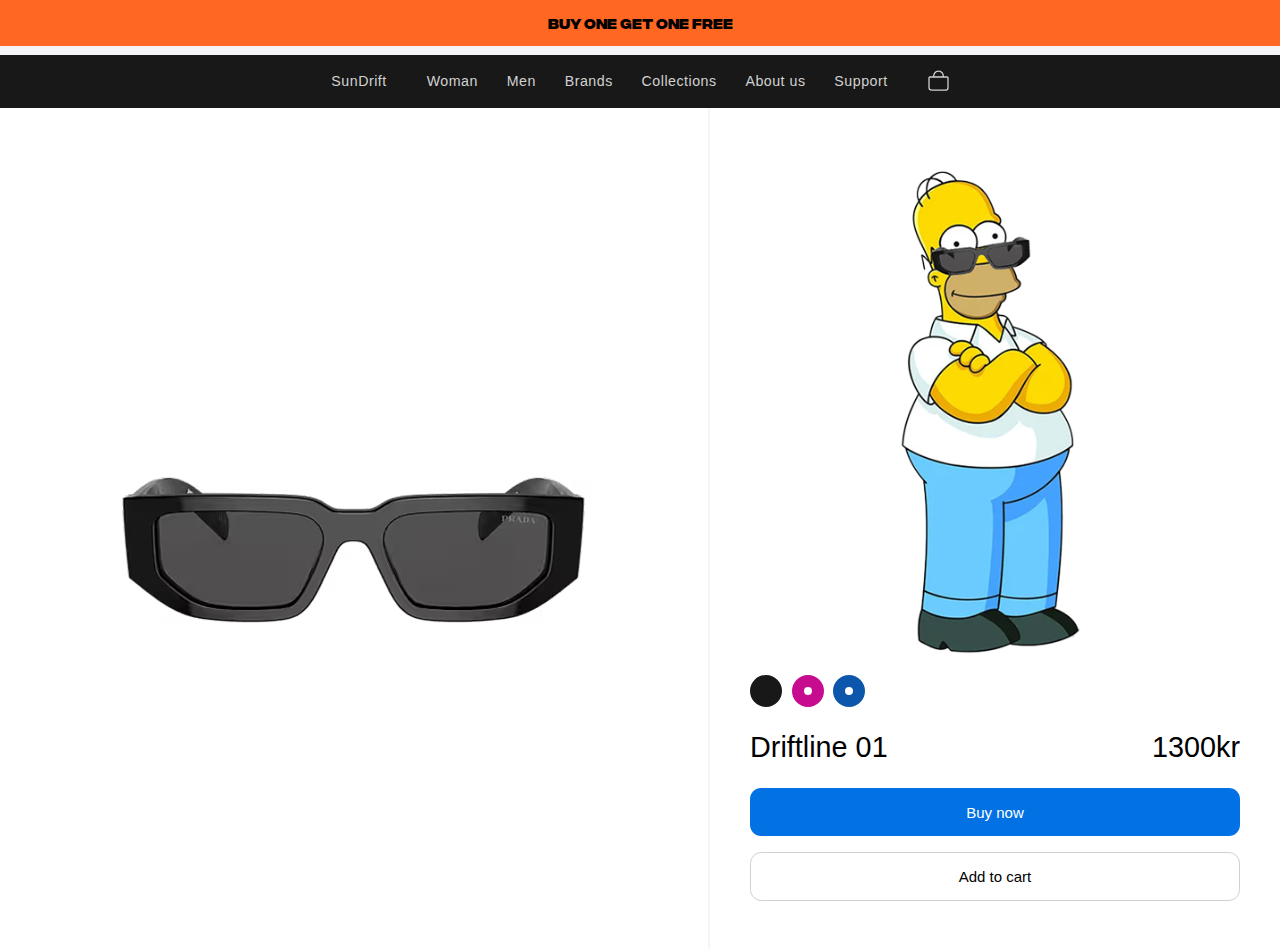
<file: product_1.html>
<!DOCTYPE html>
<html lang="en">
<head>
    <meta charset="UTF-8">
    <meta property="og:image" content="https://sunglass-website.netlify.app/Pictures/Glasses/Sunglass_9.png">
    <meta name="viewport" content="width=device-width, initial-scale=1.0">
    <title>Product page</title>
    <link rel="stylesheet" href="./product.css">
</head>
<body>
    <nav>
        <div class="navbar">
            <div class="top-section">
            <h4 id="top-section-title">buy one get one free</h4>
            </div>
            <div class="navigation">
            <a href="./index.html" class="smal-font logo">SunDrift</a>
            <ul class="nav-links hide-on-mobile">
                <li><a href="#" class="smal-font hide-on-mobile">Woman</a></li>
                <li><a href="#" class="smal-font hide-on-mobile">Men</a></li>
                <li><a href="#" class="smal-font hide-on-mobile">Brands</a></li>
                <li><a href="#" class="smal-font hide-on-mobile">Collections</a></li>
                <li><a href="#" class="smal-font hide-on-mobile">About us</a></li>
                <li><a href="#" class="smal-font hide-on-mobile">Support</a></li>
            </ul>
            <a href="#">
                <svg class="nav-shopping-cart" width="21" height="21" viewBox="0 0 21 21" fill="none" xmlns="http://www.w3.org/2000/svg">
                    <path d="M5.75 6.84615V5.38462C5.75 4.22174 6.25045 3.1065 7.14124 2.28422C8.03204 1.46195 9.24022 1 10.5 1C11.7598 1 12.968 1.46195 13.8588 2.28422C14.7496 3.1065 15.25 4.22174 15.25 5.38462V6.84615M1.79167 6.84615C1.5817 6.84615 1.38034 6.92315 1.23187 7.06019C1.08341 7.19724 1 7.38311 1 7.57692V17.4423C1 18.8235 2.27458 20 3.77083 20H17.2292C18.7254 20 20 18.8806 20 17.4994V7.57692C20 7.38311 19.9166 7.19724 19.7681 7.06019C19.6197 6.92315 19.4183 6.84615 19.2083 6.84615H1.79167Z" stroke-width="1.3px" stroke-linecap="round" stroke-linejoin="round"/>
                </svg>
            </a>
            </div>
        </div>
    </nav>
    <main>
        <div class="left">
            <img src="./Pictures/Glasses/Sunglass_1_2.png" alt="">
        </div>
        <div class="right">
            <img src="./Pictures/Model_4.png" alt="">
            <div class="actions">
                <div class="color-selector">
                    <div class="color-black selected"></div>
                    <div class="color-pink"></div>
                    <div class="color-blue"></div>
                </div>
                <div class="text-elements">
                    <h3 class="product-name">Driftline 01</h3>
                    <h3 class="product-price">1300kr</h3>
                </div>
                <div class="buttons">
                    <a href="#">Buy now</a>
                    <a href="#">Add to cart</a>
                </div>
            </div>
        </div>
    </main>
</body>
</html>
</file>
<file: product.css>
* {
    --color-main-gradient: linear-gradient(90deg,#ff6723 50%, #996046 100%);
    --color-black: #181818;
    --color-gray-text: #D1D1D1;
    --color-offwhite: #F5F5F7;
    --color-main-orange: #FF6723;

    font-family: "SF Pro Display", "SF Pro Icons", "Helvetica Neue", Helvetica, Arial, sans-serif;
    
    margin: 0;
    padding: 0;
    
    --fw-extralight: 200;
    --fw-light: 300;
    --fw-regular: 400;
    --fw-regular-medium: 450;
    --fw-medium: 500;
    --fw-semibold: 600;
    --fw-bold: 700;
    --fw-extrabold: 800;
}
html {
    scroll-behavior: smooth;
}
body {
    background-color: var(--color-offwhite);
}

@font-face {
    font-family: 'Integral CF Regular';
    src: url(./Fonts/Fontspring-DEMO-integralcf-regular.otf);
}
@font-face {
    font-family: 'Integral CF Bold';
    src: url(./Fonts/Fontspring-DEMO-integralcf-bold.otf);
}

h1 {
    /* Big title - Normal */
    font-weight: var(--fw-medium);
    font-size: 3.4em;
    /* font-size: 64pt; */
}
h2 {
    /* Special title */
    font-family: 'Integral CF Bold';
    font-size: 3.5em;
    /* font-size: 32pt; */
}
h3 {
    /* Subtitle */
    font-weight: var(--fw-regular);
    font-size: 1.8rem;
    /* font-size: 32pt; */
}
h4 {
    /* Special title */
    font-family: 'Integral CF Regular';
    font-size: 0.8888888889em;
    /* font-size: 32pt; */
}
p {
    /* Paragraph */
    font-weight: var(--fw-regular-medium);
    font-size: 1.05em;
    /* font-size: 18pt */
}

a {
    font-size: 0.9375em;
    /* font-size: 1.0625em; */
    text-decoration: none;
    color: inherit;
}

#top-section-title {
    font-family: 'Integral CF Bold';
}

.smal-font {
    font-weight: 350;
    font-size: 0.8888888889rem;
    letter-spacing: 0.5px;
    line-height: 1.1;
    /* font-size: 16pt */
}
.smal-font:hover {
    color: var(--color-offwhite);
}
.nav-links a:hover {
    color: var(--color-offwhite);
}

.navbar {
    display: flex;
    gap: 0.6rem;
    /* background-color: red; */
    flex-direction: column;
    justify-content: space-between;
}

.top-section {
    display: flex;
    background-color: var(--color-main-orange);
    padding-block: 0.9rem;
    justify-content: center;
}
.navigation {
    display: flex;
    align-items: center;
    justify-content: center;
    gap: 2.5rem;
    background-color: var(--color-black);
    color: var(--color-gray-text);
    padding-block: 0.9rem;
}
.nav-links {
    display: flex;
    align-items: center;
    gap: 1.8rem;
    list-style: none;
    padding: 0;
    margin: 0;
}
.nav-links li {
    display: flex;
    align-items: center;
}

.nav-shopping-cart{
    stroke: var(--color-gray-text);
    transform: translateY(0.01rem);
}
.nav-shopping-cart:hover {
    stroke: var(--color-offwhite);
}


main {
    display: grid;
    grid-template-columns: 2fr 570px;
    /* grid-template-columns: 2fr 1.05fr; */
    height: calc(100vh - 110px);
    gap: 2.5px;
}
.left {
    /* display: flex; */
    display: grid;
    /* justify-content: center; */
    align-items: center;
    justify-items: center;
    /* background-color: red; */
    background-color: white;
    overflow: hidden;
}
.left img {
    /* background-color: yellow; */
    width: 90%;
    max-width: 50rem;
}
.right {
    display: flex;
    justify-content: space-between;
    flex-direction: column;
    background-color: white;
    padding-inline: 2.5rem;
    padding-block: 3rem;
    /* padding: 3rem; */
}
.right img {
    align-self: center;
    width: 60%;
}

.actions {
    display: flex;
    flex-direction: column;
    gap: 1.5rem;
}
.color-selector {
    display: flex;
    gap: 0.6rem;
    /* background-color: red; */
}
.color-selector > * {
    width: 2rem;
    aspect-ratio: 1;
    border-radius: 100%;
    box-sizing: border-box;
    border: 12px solid var(--local-color);
}
.selected {
    background-color: var(--local-color);
}
.color-black {
    --local-color: #181818;
}
.color-pink {
    --local-color: #C70C8F;
}
.color-blue {
    --local-color: #0C56AB;
}

.text-elements {
    width: 100%;
    /* background-color: red; */
    display: flex;
    justify-content: space-between;
}

.product-name {
    display: table-cell;
    text-align: left;
}
.product-price {
    display: table-cell;
    font-weight: var(--fw-light);
    text-align: right;
}

.buttons {
    display: flex;
    flex-direction: column;
    text-align: center;
    gap: 1rem;
}
.buttons a:nth-child(1) {
    background-color: #0171E4;
    color: white;
    border: none;
}
.buttons a:nth-child(1):hover {
    background-color: #0258ae;
}
.buttons a:nth-child(2):hover {
    background-color: #f3f3f3;
}
.buttons a {
    transition: all 200ms;
    /* background-color: green; */
    padding-block: 0.95rem;
    border: var(--color-gray-text) solid 1.5px;
    border-radius: 0.7rem;
}

@media (max-width: 900px) {
    /* body {
        height: 80dvh;
    } */
    main {
        display: flex;
        flex-direction: column;
    }
    .left {
        flex: 1;
    }
    .left img {
        max-width: 40rem;
    }
    .right img {
        display: none;
    }
}

@media (max-width: 650px) {
    .hide-on-mobile {
        display: none;
    }
    .navigation {
        justify-content: space-between;
        padding-inline: 2rem;
    }
}

@media (max-width: 450px) {
    .left {
        flex: 0.8;
    }
    .right {
        padding-top: 1.5rem;
    }
}
</file>
